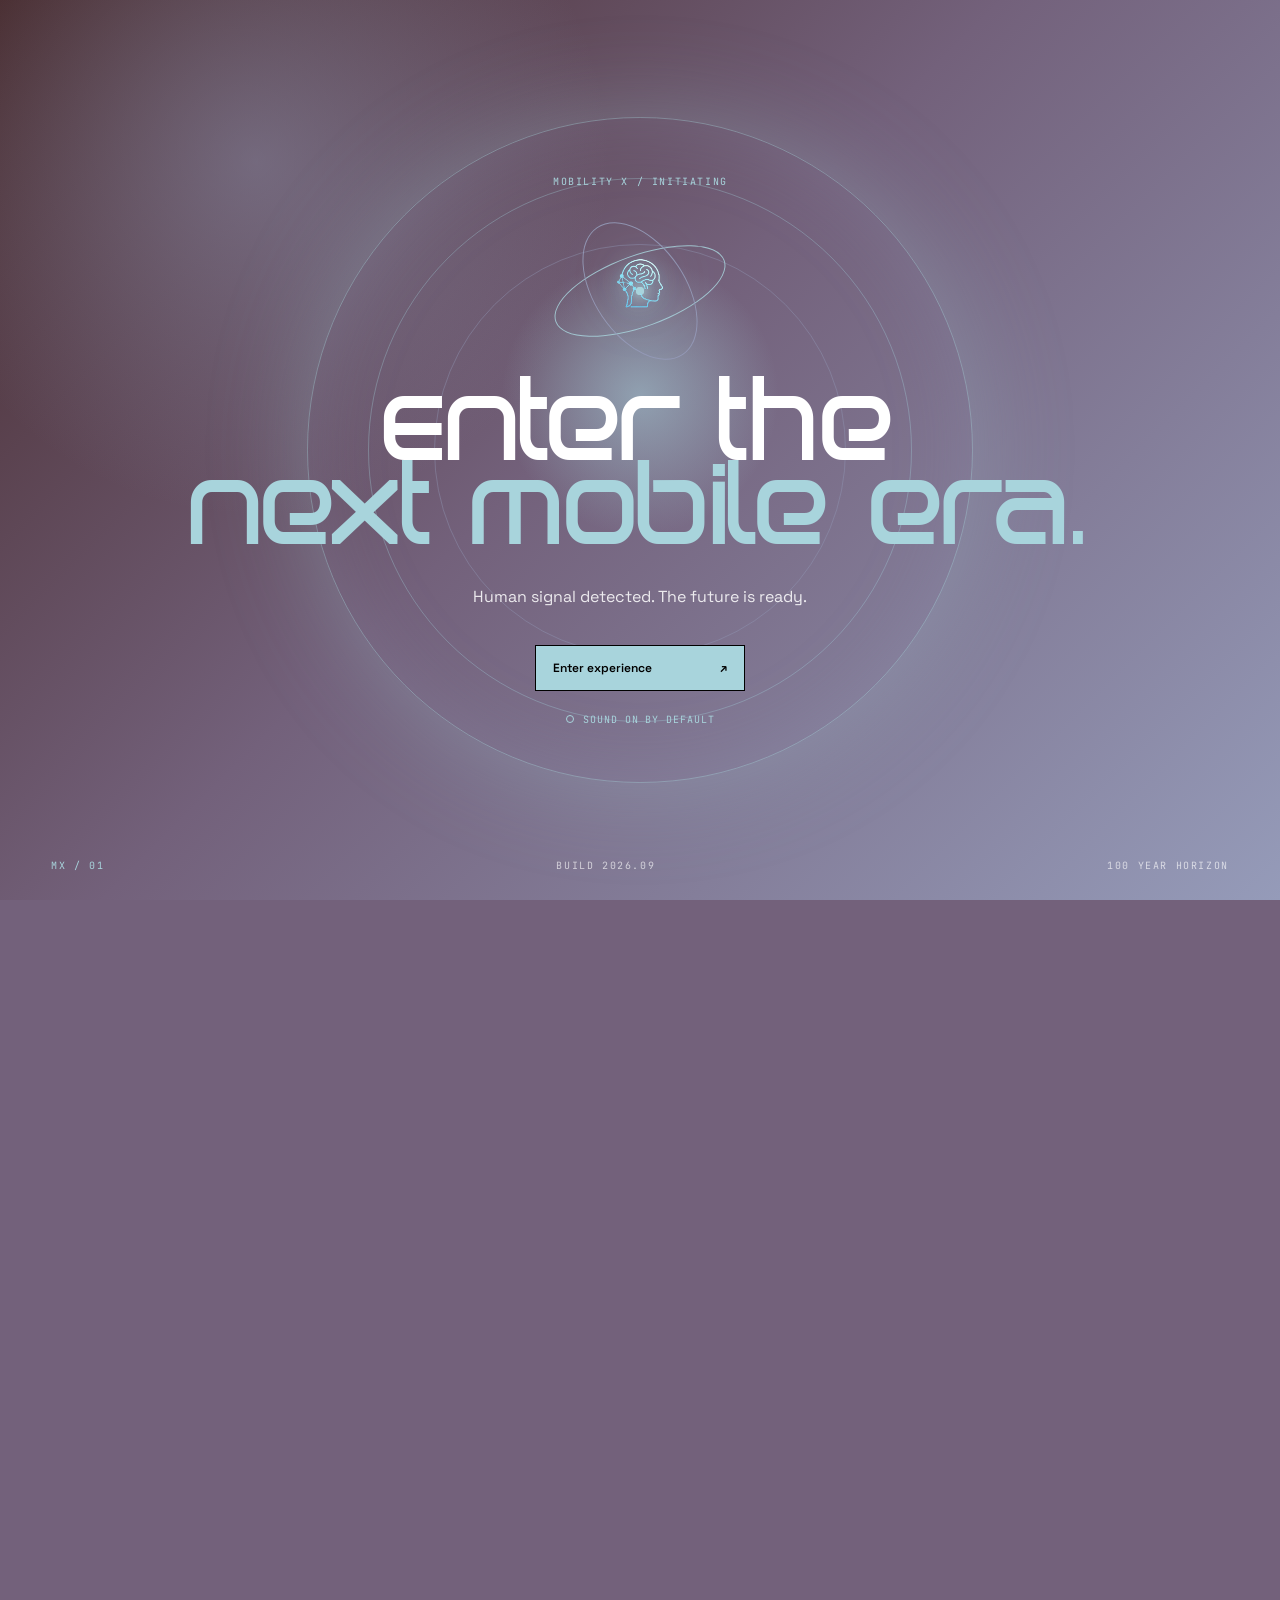
<file: index.html>
<!doctype html>
<html lang="en">
<head>
  <meta charset="UTF-8" />
  <meta name="viewport" content="width=device-width, initial-scale=1" />
  <meta name="theme-color" content="#73617B" />
  <meta name="description" content="Mobility X — the future of mobile phone technologies, from bio-integrated hardware to ambient intelligence." />
  <title>Mobility X — The Next Mobile Era</title>
  <link rel="preconnect" href="https://fonts.googleapis.com" />
  <link rel="preconnect" href="https://fonts.gstatic.com" crossorigin />
  <link href="https://fonts.googleapis.com/css2?family=JetBrains+Mono:wght@400;500;600&family=Space+Grotesk:wght@400;500;600;700&display=swap" rel="stylesheet" />
  <link rel="stylesheet" href="styles.css" />
</head>
<body class="intro-active">
  <section id="intro-screen" class="intro-screen" aria-label="Mobility X introduction"><div class="intro-aura"></div><div class="intro-content"><div class="intro-kicker">MOBILITY X / INITIATING</div><div class="intro-logo-wrap"><span class="intro-ring intro-ring-a"></span><span class="intro-ring intro-ring-b"></span><img class="intro-logo" src="assets/brand/mobilityx-logo.png" alt="Mobility X logo" /><span class="intro-spark intro-spark-a"></span><span class="intro-spark intro-spark-b"></span></div><h1>Enter the<br /><em>next mobile era.</em></h1><p>Human signal detected. The future is ready.</p><button id="enter-site" class="button button-primary intro-enter" type="button">Enter experience <span>↗</span></button><span class="intro-sound-note"><span class="music-dot"></span> Sound on by default</span></div><div class="intro-meta"><span>MX / 01</span><span>BUILD 2026.09</span><span>100 YEAR HORIZON</span></div></section>
  <canvas id="ambient-canvas" aria-hidden="true"></canvas><div class="noise" aria-hidden="true"></div><div class="scroll-progress" aria-hidden="true"><span></span></div>
  <header class="site-header">
    <a class="brand" href="#top" aria-label="Mobility X home"><span class="logo-energy" aria-hidden="true"><span class="logo-ring logo-ring-a"></span><span class="logo-ring logo-ring-b"></span><img class="brand-logo" src="assets/brand/mobilityx-logo.png" alt="Mobility X logo" /></span><span class="brand-name">mobilityX</span></a>
    <nav class="nav" aria-label="Primary navigation"><a href="#vision">Vision</a><a href="#systems">Systems</a><a href="#gallery">Gallery</a><a href="#motion">Motion lab</a><a href="#site-map">Map</a><a href="#reviews">Reviews</a><a href="#contact">Contact</a></nav>
    <div class="header-actions"><button class="music-toggle" type="button" aria-pressed="true"><span class="music-dot"></span><span class="music-label">Sound on</span></button><button id="open-documentation" class="button button-ghost button-small" type="button">Archive <span>↗</span></button></div>
    <button class="menu-toggle" type="button" aria-label="Open navigation" aria-expanded="false"><span></span><span></span></button>
  </header>

  <main id="top">
    <section class="hero section-pad"><div class="hero-glow hero-glow-a"></div><div class="hero-glow hero-glow-b"></div><div class="eyebrow-row"><span>MX / 01</span><span>Mobile technology, reimagined</span><span>Build 2026.09</span></div><div class="hero-grid"><div class="hero-copy reveal"><div class="status-pill"><span class="status-dot"></span>System status: evolving</div><h1>The next<br /><span>mobile era</span><br />starts now.</h1><p>From adaptive displays to ambient intelligence, Mobility X is building the interface between human potential and the machine world.</p><div class="hero-actions"><a class="button button-primary" href="#systems">Explore the system <span>↓</span></a><a class="text-link" href="#motion">Watch the demos <span>↗</span></a></div><div class="hero-specs"><span><b>100 yr</b> horizon</span><span><b>12</b> gallery studies</span><span><b>01</b> human signal</span></div></div><div class="hero-device reveal reveal-delay"><div class="device-orbit orbit-a"></div><div class="device-orbit orbit-b"></div><div class="device-grid"></div><div class="device-card"><img src="assets/images/future-mobile-1.webp" alt="Future mobile hardware concept from the Mobility X archive" /><div class="device-card-top"><span>MX / DEVICE_01</span><span>v.2126</span></div><div class="device-card-bottom"><span>Ambient interface study</span><span class="signal-bars"><i></i><i></i><i></i><i></i></span></div></div><div class="device-caption">Future mobile<br />interface study</div></div></div><div class="scroll-cue"><span></span>Scroll to initiate</div></section>

    <section id="vision" class="section-pad vision"><div class="section-top reveal"><span class="section-number">01</span><span class="section-label">The point of view</span><span class="section-line"></span></div><div class="vision-grid"><div><p class="kicker">Technology should feel like an extension of self.</p><h2>Less screen.<br /><em>More signal.</em></h2></div><div class="vision-copy"><p class="lead">The future of connection is you.</p><p>We are moving beyond the fragile glass slab toward mobile systems that protect attention, understand the body, and make complex intelligence feel natural.</p><a class="text-link" href="#systems">Map the architecture <span>→</span></a></div></div><div class="signal-strip"><span>01 / Human-first</span><span>02 / Local intelligence</span><span>03 / Bio-integrated</span><span>04 / Quietly powerful</span></div></section>

    <section id="gallery" class="gallery section-pad"><div class="section-top reveal"><span class="section-number">03</span><span class="section-label">Image archive / Drive library</span><span class="section-line"></span></div><div class="gallery-heading"><h2>Visualize<br /><em>the possible.</em></h2><p>Concept frames from the Images folder in the Mobility X Drive archive, assembled as a browsable visual index.</p></div><div class="gallery-grid"><figure class="gallery-item gallery-item-wide reveal"><img src="assets/images/ai-detect.webp" alt="AI detect concept" loading="lazy" /><figcaption><span>01 / Perception</span><strong>AI detect</strong></figcaption></figure><figure class="gallery-item reveal"><img src="assets/images/future-mobile-2.webp" alt="Future mobile concept two" loading="lazy" /><figcaption><span>02 / Form</span><strong>Future mobile 02</strong></figcaption></figure><figure class="gallery-item reveal"><img src="assets/images/user-replace.webp" alt="User replace concept" loading="lazy" /><figcaption><span>03 / Renewal</span><strong>User replace</strong></figcaption></figure><figure class="gallery-item reveal"><img src="assets/images/body-charge.webp" alt="Body charge concept" loading="lazy" /><figcaption><span>04 / Energy</span><strong>Body charge</strong></figcaption></figure><figure class="gallery-item reveal"><img src="assets/images/gaze-control.webp" alt="Gaze control concept" loading="lazy" /><figcaption><span>05 / Access</span><strong>Gaze control</strong></figcaption></figure><figure class="gallery-item gallery-item-wide reveal"><img src="assets/images/hear-by-touch.webp" alt="Hear by touch concept" loading="lazy" /><figcaption><span>06 / Sense</span><strong>Hear by touch</strong></figcaption></figure><figure class="gallery-item reveal"><img src="assets/images/brail-screen.webp" alt="Braille screen concept" loading="lazy" /><figcaption><span>07 / Haptic</span><strong>Braille screen</strong></figcaption></figure><figure class="gallery-item reveal"><img src="assets/images/rf-harvest.webp" alt="RF harvest concept" loading="lazy" /><figcaption><span>08 / Ambient power</span><strong>RF harvest</strong></figcaption></figure><figure class="gallery-item gallery-item-wide reveal"><img src="assets/images/anti-flicker.webp" alt="Anti flicker concept" loading="lazy" /><figcaption><span>09 / Comfort</span><strong>Anti flicker</strong></figcaption></figure><figure class="gallery-item reveal"><img src="assets/images/logo-address.webp" alt="Mobility X logo address artwork" loading="lazy" /><figcaption><span>10 / Identity</span><strong>Logo address</strong></figcaption></figure><figure class="gallery-item reveal"><img src="assets/images/future-mobile-1.webp" alt="Future mobile concept one" loading="lazy" /><figcaption><span>12 / Interface</span><strong>Future mobile 01</strong></figcaption></figure></div></section>

    <section id="systems" class="systems section-pad"><div class="section-top reveal"><span class="section-number">02</span><span class="section-label">The connection layer</span><span class="section-line"></span></div><div class="systems-heading"><div><p class="kicker">A new operating philosophy</p><h2>Mind over<br /><span>network.</span></h2></div><p class="systems-intro-copy">A living stack of hardware and software ideas designed to give people more agency over the objects, spaces, and futures they inhabit.</p></div><div class="system-grid"><article class="system-card reveal"><div class="card-index">01 / PROTECT</div><div class="card-icon">◌</div><h3>Biological<br />integrity</h3><p>Zero-flicker displays, circadian-aware light, posture sensing, and safer radio architecture for the body behind the screen.</p><span class="card-arrow">↗</span></article><article class="system-card system-card-accent reveal"><div class="card-index">02 / TRANSLATE</div><div class="card-icon">⌁</div><h3>Natural<br />interfaces</h3><p>From gaze to touch, sound, and intent — the phone learns to meet humans where they are.</p><span class="card-arrow">↗</span></article><article class="system-card reveal"><div class="card-index">03 / EMPOWER</div><div class="card-icon">✦</div><h3>Human<br />sovereignty</h3><p>Local intelligence, modular longevity, and an anti-addiction OS that returns control to the individual.</p><span class="card-arrow">↗</span></article></div></section>

    <section id="motion" class="motion section-pad"><div class="section-top reveal"><span class="section-number">04</span><span class="section-label">Motion lab / Google Drive archive</span><span class="section-line"></span></div><div class="motion-heading"><h2>See the<br /><em>signal move.</em></h2><p>Real concept studies from the Mobility X archive, embedded directly from Google Drive.</p></div><div class="video-grid"><article class="video-card video-card-feature reveal"><div class="video-shell"><span class="media-badge">LIVE STUDY / 01</span><iframe title="AI detect Mobility X concept video" src="https://drive.google.com/file/d/1wpDX205xplJtos6Dk4IjsuN7kOolRTTO/preview" allow="autoplay; fullscreen" loading="lazy"></iframe></div><div class="video-meta"><span>AI detect</span><span>Adaptive perception</span></div></article><article class="video-card reveal"><div class="video-shell"><span class="media-badge">LIVE STUDY / 02</span><iframe title="Bio phone Mobility X concept video" src="https://drive.google.com/file/d/1js10cg7aBPhC6QjTSeqttTSh0tkiyKZb/preview" allow="autoplay; fullscreen" loading="lazy"></iframe></div><div class="video-meta"><span>Bio phone</span><span>Body / device</span></div></article><article class="video-card reveal"><div class="video-shell"><span class="media-badge">LIVE STUDY / 03</span><iframe title="Braille screen Mobility X concept video" src="https://drive.google.com/file/d/1osQBV4drAfUjNqRk3bZPeTHy1RnGtW6x/preview" allow="autoplay; fullscreen" loading="lazy"></iframe></div><div class="video-meta"><span>Braille</span><span>Haptic access</span></div></article><article class="video-card reveal"><div class="video-shell"><span class="media-badge">LIVE STUDY / 04</span><iframe title="Glance control Mobility X concept video" src="https://drive.google.com/file/d/11xFReKBQQCBEz0PH89wDoqg-bHmZRllV/preview" allow="autoplay; fullscreen" loading="lazy"></iframe></div><div class="video-meta"><span>Glance control</span><span>Intent / input</span></div></article><article class="video-card reveal"><div class="video-shell"><span class="media-badge">LIVE STUDY / 05</span><iframe title="Hear by wave Mobility X concept video" src="https://drive.google.com/file/d/1Dw94Z8TtsuWxP5lWe8h14p-aDy_FY175/preview" allow="autoplay; fullscreen" loading="lazy"></iframe></div><div class="video-meta"><span>Hear by wave</span><span>Sound / touch</span></div></article></div></section>

    <section id="game" class="game-section section-pad"><div class="game-terminal reveal"><div class="terminal-scanlines"></div><div class="game-copy"><div class="status-pill status-pill-cyan"><span class="status-dot"></span>Offline mode detected</div><p class="kicker">A new kind of downtime</p><h2>Still playing with Dinosaurs when you're offline?</h2><p class="game-subcopy">How about trying the new <strong>Space Guardian!</strong></p><p class="game-description">A tiny arcade experiment designed for the moments your signal disappears. No account. No network. Just reflexes.</p><a id="open-game" class="button game-button" href="https://ghphonerepair2017-dev.github.io/offline-game/" target="_blank" rel="noreferrer"><span class="game-button-icon">✦</span>Play Space Guardian<span class="button-arrow">↗</span></a></div><div class="game-preview"><div class="starfield"><span></span><span></span><span></span><span></span><span></span><span></span></div><div class="planet planet-a"></div><div class="planet planet-b"></div><div class="guardian-ship">▲</div><div class="game-hud"><span>SECTOR 07</span><span>OFFLINE / READY</span></div><div class="game-score">0000</div></div></div></section>

    <section id="future" class="future section-pad"><div class="section-top reveal"><span class="section-number">05</span><span class="section-label">The 100-year horizon</span><span class="section-line"></span></div><div class="future-heading"><h2>From handheld<br />to <em>ambient.</em></h2><p>By 2126, carrying a device may be a relic. The interface becomes adaptive, bio-integrated, and present only when it is needed.</p></div><div class="evolution"><div class="evolution-head"><span>Axis</span><span>2026 / hardware era</span><span>2126 / biological era</span></div><div class="evolution-row"><strong>Form</strong><span>Rigid glass + metal slab</span><span>Subdermal threads, flexible e-skin, ambient mesh</span></div><div class="evolution-row"><strong>Input</strong><span>Touch, voice, gesture</span><span>Intent, perception, direct neural link</span></div><div class="evolution-row"><strong>Power</strong><span>Daily lithium-ion charging</span><span>Kinetic, body heat, ambient RF</span></div><div class="evolution-row"><strong>Communication</strong><span>Asynchronous text + voice</span><span>Perception, emotion, synthetic telepathy</span></div></div></section>

    <section id="site-map" class="site-map section-pad"><div class="section-top reveal"><span class="section-number">06</span><span class="section-label">Website map / navigation architecture</span><span class="section-line"></span></div><div class="map-heading"><h2>Find your<br /><em>way through.</em></h2><p>A simple map of the Mobility X experience — from the thesis to the archive, experiments, game, and future horizon.</p></div><div class="map-grid"><a href="#top" class="map-node map-node-home"><span>00 / START</span><strong>Mobility X</strong><small>The next mobile era</small></a><a href="#vision" class="map-node"><span>01 / THESIS</span><strong>Vision</strong><small>Less screen / more signal</small></a><a href="#systems" class="map-node"><span>02 / STACK</span><strong>Systems</strong><small>Protect / translate / empower</small></a><a href="#gallery" class="map-node"><span>03 / ARCHIVE</span><strong>Image gallery</strong><small>12 concept studies</small></a><a href="#motion" class="map-node"><span>04 / MOTION</span><strong>Motion lab</strong><small>5 Drive video studies</small></a><a href="#game" class="map-node"><span>05 / PLAY</span><strong>Space Guardian</strong><small>Offline arcade mission</small></a><a href="#future" class="map-node"><span>06 / HORIZON</span><strong>Future map</strong><small>2026 → 2126</small></a><button id="open-documentation-map" class="map-node map-node-doc" type="button"><span>07 / SOURCE</span><strong>Documentation</strong><small>Browse the Drive document</small></button></div></section>



    <section id="reviews" class="reviews section-pad"><div class="section-top reveal"><span class="section-number">07</span><span class="section-label">Visitor signal / reviews</span><span class="section-line"></span></div><div class="reviews-heading"><div><p class="kicker">A living conversation</p><h2>What the<br /><em>signal says.</em></h2></div><div class="reviews-summary"><div class="rating-orbit"><strong>4.9</strong><span>★★★★★</span></div><p>Ideas, reactions, and future-facing notes from the people exploring Mobility X.</p></div></div><div class="review-grid" id="review-list"><article class="review-card reveal"><div class="review-stars">★★★★★</div><p>“A beautiful way to make the future of mobile feel tangible, human, and alive.”</p><footer><strong>Amelia R.</strong><span>Future systems</span></footer></article><article class="review-card review-card-highlight reveal"><div class="review-stars">★★★★★</div><p>“The Space Guardian moment is such a smart offline touch. It makes the whole concept memorable.”</p><footer><strong>Daniel K.</strong><span>Independent maker</span></footer></article><article class="review-card reveal"><div class="review-stars">★★★★☆</div><p>“The gallery and motion lab make the ideas easy to explore without losing the sense of wonder.”</p><footer><strong>Sara M.</strong><span>Design researcher</span></footer></article></div><div class="comment-panel reveal"><div><p class="kicker">Leave your signal</p><h3>Share a thought<br /><em>with the network.</em></h3><p class="comment-note">Your comment is saved in this browser for this static site experience.</p></div><form id="comment-form" class="comment-form"><label for="comment-name">Name</label><input id="comment-name" name="name" type="text" autocomplete="name" placeholder="Your name" required /><label for="comment-rating">Rating</label><select id="comment-rating" name="rating" required><option value="5">★★★★★ / 5</option><option value="4">★★★★☆ / 4</option><option value="3">★★★☆☆ / 3</option><option value="2">★★☆☆☆ / 2</option><option value="1">★☆☆☆☆ / 1</option></select><label for="comment-text">Comment</label><textarea id="comment-text" name="comment" rows="4" placeholder="What signal do you see in the future?" required></textarea><button class="button button-primary" type="submit">Publish your signal <span>↗</span></button><p class="comment-status" id="comment-status" role="status" aria-live="polite"></p></form></div></section>
    <section id="contact" class="contact section-pad"><div class="contact-card reveal"><div><div class="section-top"><span class="section-number">08</span><span class="section-label">Contact / human signal</span><span class="section-line"></span></div><p class="kicker">Have an idea for what comes next?</p><h2>Send a<br /><em>signal.</em></h2></div><div class="contact-copy"><p>We welcome suggestions, questions, and thoughtful ideas about the future of mobile technology.</p><a class="button button-primary contact-button" href="mailto:ghphonerepair2017@gmail.com?subject=Mobility%20X%20suggestion&body=Hello%20Mobility%20X%20team%2C%0A%0AMy%20suggestion%20is%3A%0A">Send your suggestion <span>↗</span></a><a class="contact-email" href="mailto:ghphonerepair2017@gmail.com">ghphonerepair2017@gmail.com</a></div></div></section>
    <section class="cta section-pad"><div class="cta-inner"><div><p class="kicker">The next nexus is already moving.</p><h2>Build what comes<br /><em>after the phone.</em></h2></div><button id="open-documentation-cta" class="button button-primary" type="button">Browse documentation <span>↗</span></button></div></section>
  </main>

  <footer class="site-footer"><div><span class="logo-energy logo-energy-footer" aria-hidden="true"><span class="logo-ring logo-ring-a"></span><span class="logo-ring logo-ring-b"></span><img class="footer-logo" src="assets/brand/mobilityx-logo.png" alt="Mobility X" /></span><span class="footer-name">mobilityX</span></div><span>© 2026 / Mind over Network</span><a href="#top">Back to top ↑</a></footer>
  <dialog id="documentation-modal" class="documentation-modal"><div class="documentation-dialog"><div class="documentation-header"><div><span class="kicker">MX / SOURCE DOCUMENT</span><h2>DOCUMENTATION</h2></div><button id="close-documentation" class="close-documentation" type="button" aria-label="Close documentation">×</button></div><div class="documentation-frame"><iframe title="Mobility X Documentation" src="https://drive.google.com/file/d/1Al2SzHcyZowE5D4iiclSEuvzZu2BpwIU/preview" allow="autoplay"></iframe></div><div class="documentation-footer"><span>Drive PDF / embedded reader</span></div></div></dialog>
  <audio id="site-audio" autoplay loop preload="auto"><source src="assets/website-music.mp3" type="audio/mpeg" /></audio><script src="script.js"></script>
</body>
</html>
</file>
<file: styles.css>
:root{--bg:#0b0f17;--bg-2:#101722;--panel:#111a27;--panel-light:#172334;--ink:#f2f7ff;--muted:#8b9aaf;--muted-2:#526176;--line:rgba(199,222,255,.14);--line-bright:rgba(199,222,255,.3);--cyan:#61f6e3;--blue:#6d8cff;--violet:#a87bff;--pink:#ff70ba;--orange:#ff9d6c;--max:1360px;--ease:cubic-bezier(.2,.8,.2,1);font-synthesis:none}*{box-sizing:border-box}html{scroll-behavior:smooth;background:var(--bg)}body{margin:0;background:var(--bg);color:var(--ink);font-family:'Space Grotesk',Arial,sans-serif;overflow-x:hidden}a{color:inherit}button{font:inherit}#ambient-canvas{position:fixed;z-index:0;inset:0;width:100%;height:100%;pointer-events:none;opacity:.55}.noise{position:fixed;z-index:25;inset:0;pointer-events:none;opacity:.025;background-image:url("data:image/svg+xml,%3Csvg viewBox='0 0 180 180' xmlns='http://www.w3.org/2000/svg'%3E%3Cfilter id='n'%3E%3CfeTurbulence type='fractalNoise' baseFrequency='.9' numOctaves='3' stitchTiles='stitch'/%3E%3C/filter%3E%3Crect width='100%25' height='100%25' filter='url(%23n)' opacity='.8'/%3E%3C/svg%3E")}.scroll-progress{position:fixed;z-index:30;left:0;top:0;width:3px;height:100vh;background:transparent}.scroll-progress span{display:block;width:100%;height:0;background:var(--cyan);box-shadow:0 0 18px var(--cyan)}.site-header{position:fixed;z-index:20;top:0;left:0;width:100%;height:78px;display:flex;align-items:center;justify-content:space-between;padding:0 4vw;background:rgba(11,15,23,.74);border-bottom:1px solid var(--line);backdrop-filter:blur(18px)}.brand,.site-footer>div{display:inline-flex;align-items:center;gap:10px;text-decoration:none}.brand-mark{font-family:'JetBrains Mono',monospace;font-size:18px;font-weight:600;letter-spacing:-.16em;color:var(--cyan)}.brand-mark span{color:var(--ink);font-size:14px;margin-left:5px}.brand-name,.footer-name{font-size:14px;font-weight:600;letter-spacing:-.04em}.nav{display:flex;gap:35px;margin-left:8vw}.nav a,.site-footer,.eyebrow-row,.section-top,.kicker,.status-pill,.hero-specs,.card-index,.media-badge,.video-meta,.evolution,.game-hud,.game-controls,.game-dialog-top{font-family:'JetBrains Mono',monospace;text-transform:uppercase;letter-spacing:.08em;font-size:10px}.nav a{color:var(--muted);text-decoration:none;transition:color .2s}.nav a:hover{color:var(--cyan)}.header-actions{display:flex;align-items:center;gap:18px}.music-toggle{display:flex;align-items:center;gap:8px;border:0;background:none;color:var(--muted);cursor:pointer;padding:10px 0;font:10px 'JetBrains Mono',monospace;text-transform:uppercase;letter-spacing:.08em}.music-dot,.status-dot{display:inline-block;width:8px;height:8px;border-radius:50%;border:1px solid currentColor}.music-toggle.is-playing{color:var(--cyan)}.music-toggle.is-playing .music-dot{background:var(--cyan);box-shadow:0 0 0 5px rgba(97,246,227,.12)}.button{position:relative;display:inline-flex;align-items:center;justify-content:space-between;gap:25px;padding:14px 17px;border:1px solid transparent;text-decoration:none;font-weight:600;font-size:12px;cursor:pointer;transition:transform .2s var(--ease),background .2s,border .2s,box-shadow .2s}.button:hover{transform:translateY(-3px)}.button:active{transform:scale(.97)}.button-primary{background:var(--cyan);color:#07131b;box-shadow:0 0 0 rgba(97,246,227,0)}.button-primary:hover{box-shadow:0 0 30px rgba(97,246,227,.35)}.button-ghost{color:var(--ink);border-color:var(--line-bright);background:rgba(255,255,255,.03)}.button-ghost:hover{border-color:var(--cyan);color:var(--cyan);box-shadow:0 0 22px rgba(97,246,227,.15)}.button-small{padding:10px 13px;font:10px 'JetBrains Mono',monospace;text-transform:uppercase}.menu-toggle{display:none;background:none;border:0;padding:7px}.menu-toggle span{display:block;width:23px;margin:5px;border-top:1px solid var(--ink)}main{position:relative;z-index:1}.section-pad{padding:135px max(6vw,24px)}.hero{position:relative;min-height:100vh;padding-top:150px;overflow:hidden;background:radial-gradient(circle at 72% 46%,rgba(57,96,177,.17),transparent 34%),linear-gradient(130deg,#0b0f17 0%,#0c1420 52%,#101426 100%)}.hero-glow{position:absolute;border-radius:50%;pointer-events:none;filter:blur(1px)}.hero-glow-a{top:14%;right:8%;width:400px;height:400px;background:radial-gradient(circle,rgba(97,246,227,.14),transparent 70%);animation:float 8s ease-in-out infinite}.hero-glow-b{bottom:-12%;left:12%;width:420px;height:420px;background:radial-gradient(circle,rgba(168,123,255,.13),transparent 70%);animation:float 10s ease-in-out infinite reverse}.eyebrow-row{position:relative;z-index:1;display:flex;justify-content:space-between;gap:20px;max-width:var(--max);margin:auto;padding-bottom:22px;color:var(--muted);border-bottom:1px solid var(--line)}.hero-grid{position:relative;z-index:1;display:grid;grid-template-columns:1fr 1fr;gap:6vw;max-width:var(--max);margin:auto}.hero-copy{padding:12vh 0 8vh;max-width:650px}.status-pill{display:inline-flex;align-items:center;gap:9px;padding:8px 11px;border:1px solid var(--line-bright);border-radius:999px;color:var(--muted);margin-bottom:28px}.status-dot{color:var(--cyan);background:var(--cyan);box-shadow:0 0 12px var(--cyan)}h1,h2,h3,p{margin-top:0}h1,h2,h3{font-weight:600;letter-spacing:-.07em}h1{font-size:clamp(62px,8.3vw,128px);line-height:.86;margin-bottom:32px}h1 span,h2 em{color:var(--cyan);font-style:normal}h1 span{background:linear-gradient(100deg,var(--cyan),var(--blue));-webkit-background-clip:text;background-clip:text;color:transparent}.hero-copy>p:not(.kicker){max-width:490px;color:#aab8c9;line-height:1.75;font-size:16px}.hero-actions{display:flex;align-items:center;gap:26px;margin-top:36px}.text-link{display:inline-flex;gap:12px;align-items:center;text-decoration:none;border-bottom:1px solid var(--line-bright);padding-bottom:7px;color:var(--muted);font-size:12px;transition:color .2s,border .2s}.text-link:hover{color:var(--cyan);border-color:var(--cyan)}.hero-specs{display:flex;gap:28px;margin-top:60px;color:var(--muted-2)}.hero-specs b{display:block;color:var(--ink);font:500 16px 'Space Grotesk',sans-serif;letter-spacing:-.04em;margin-bottom:7px}.hero-device{position:relative;min-height:650px;display:grid;place-items:center}.device-orbit{position:absolute;border:1px solid rgba(97,246,227,.25);border-radius:50%;transform:rotate(-28deg)}.orbit-a{width:112%;height:47%}.orbit-b{width:86%;height:76%;border-color:rgba(168,123,255,.26);transform:rotate(50deg)}.device-grid{position:absolute;width:100%;height:100%;background-image:linear-gradient(rgba(97,246,227,.05) 1px,transparent 1px),linear-gradient(90deg,rgba(97,246,227,.05) 1px,transparent 1px);background-size:38px 38px;mask-image:radial-gradient(circle,black,transparent 68%);transform:rotate(-8deg)}.device-card{position:relative;z-index:2;width:min(84%,590px);height:430px;padding:16px;border:1px solid rgba(97,246,227,.5);border-radius:18px;background:rgba(22,33,49,.54);box-shadow:0 0 0 1px rgba(255,255,255,.04) inset,0 24px 80px rgba(0,0,0,.4),0 0 45px rgba(97,246,227,.12);backdrop-filter:blur(12px);transform:rotate(5deg);transition:transform .7s var(--ease)}.hero-device:hover .device-card{transform:rotate(1deg) translateY(-8px)}.device-card img{display:block;width:100%;height:100%;object-fit:cover;border-radius:9px;opacity:.72;filter:saturate(.6) contrast(1.1)}.device-card:after{position:absolute;inset:16px;content:'';border:1px solid rgba(97,246,227,.18);border-radius:9px;pointer-events:none}.device-card-top,.device-card-bottom{position:absolute;left:32px;right:32px;z-index:3;display:flex;justify-content:space-between;font:9px 'JetBrains Mono',monospace;text-transform:uppercase;color:#c6d7e8}.device-card-top{top:32px}.device-card-bottom{bottom:32px}.signal-bars{display:flex;gap:3px;align-items:end}.signal-bars i{width:3px;background:var(--cyan);display:block}.signal-bars i:nth-child(1){height:6px}.signal-bars i:nth-child(2){height:10px}.signal-bars i:nth-child(3){height:14px}.signal-bars i:nth-child(4){height:18px}.device-caption{position:absolute;right:4%;bottom:9%;z-index:3;color:var(--muted);font:10px/1.6 'JetBrains Mono',monospace;text-transform:uppercase}.scroll-cue{position:absolute;bottom:35px;left:max(6vw,24px);display:flex;align-items:center;gap:10px;font:10px 'JetBrains Mono',monospace;text-transform:uppercase;color:var(--muted)}.scroll-cue span{height:33px;border-left:1px solid var(--cyan)}.section-top{display:flex;align-items:center;gap:16px;color:var(--muted)}.section-number{color:var(--cyan)}.section-label{white-space:nowrap}.section-line{height:1px;flex:1;background:var(--line)}.vision{max-width:var(--max);margin:auto}.vision-grid,.systems-heading,.motion-heading,.future-heading{display:grid;grid-template-columns:1.2fr .8fr;gap:10vw;padding-top:95px}.kicker{color:var(--cyan);margin-bottom:25px}.vision h2,.systems h2,.motion h2,.future h2,.cta h2{font-size:clamp(55px,7.7vw,112px);line-height:.9;margin:0}.vision h2 em{color:var(--violet)}.vision-copy{max-width:390px;padding-top:24px}.lead{font-size:26px;letter-spacing:-.05em;line-height:1.2}.vision-copy p:not(.lead){color:var(--muted);line-height:1.75;margin:34px 0}.signal-strip{display:flex;justify-content:space-between;gap:20px;margin-top:115px;padding:18px 0;border-top:1px solid var(--line);border-bottom:1px solid var(--line);font:10px 'JetBrains Mono',monospace;text-transform:uppercase;color:var(--muted)}.systems{background:linear-gradient(145deg,#0e1622,#111a27);border-top:1px solid var(--line);border-bottom:1px solid var(--line)}.systems h2 span{color:transparent;-webkit-text-stroke:1px var(--cyan)}.systems-intro-copy,.motion-heading p,.future-heading p{align-self:end;max-width:390px;color:var(--muted);line-height:1.75}.system-grid{display:grid;grid-template-columns:repeat(3,1fr);gap:18px;margin-top:90px}.system-card{position:relative;min-height:360px;padding:26px;border:1px solid var(--line);border-radius:12px;background:linear-gradient(145deg,rgba(255,255,255,.04),rgba(255,255,255,.01));overflow:hidden;transition:transform .35s var(--ease),border .35s,box-shadow .35s}.system-card:before{position:absolute;content:'';inset:0;background:radial-gradient(circle at 90% 10%,rgba(97,246,227,.12),transparent 36%);opacity:0;transition:opacity .3s}.system-card:hover{transform:translateY(-8px);border-color:rgba(97,246,227,.55);box-shadow:0 15px 50px rgba(0,0,0,.25),0 0 28px rgba(97,246,227,.08)}.system-card:hover:before{opacity:1}.system-card-accent{border-color:rgba(168,123,255,.35);background:linear-gradient(145deg,rgba(168,123,255,.12),rgba(255,255,255,.02))}.card-index{position:relative;color:var(--muted)}.card-icon{position:relative;margin:42px 0 23px;font-size:36px;color:var(--cyan)}.system-card h3{position:relative;font-size:41px;line-height:.94;margin-bottom:22px}.system-card p{position:relative;max-width:300px;color:var(--muted);line-height:1.65;font-size:14px}.card-arrow{position:absolute;right:27px;bottom:25px;color:var(--cyan);font-size:22px}.motion{max-width:var(--max);margin:auto}.motion h2 em{color:var(--pink)}.motion-heading p{color:var(--muted)}.video-grid{display:grid;grid-template-columns:repeat(2,1fr);gap:28px;margin-top:75px}.video-card-feature{grid-column:span 2}.video-shell{position:relative;aspect-ratio:16/9;border:1px solid rgba(97,246,227,.32);border-radius:16px;padding:6px;background:linear-gradient(145deg,rgba(97,246,227,.11),rgba(168,123,255,.08));box-shadow:0 0 35px rgba(97,246,227,.08);overflow:hidden;transition:border .3s,box-shadow .3s,transform .3s}.video-shell:before{content:'';position:absolute;inset:0;z-index:0;background:linear-gradient(100deg,transparent 20%,rgba(255,255,255,.05) 50%,transparent 80%);transform:translateX(-100%);animation:shimmer 3.5s infinite}.video-shell:hover{transform:translateY(-5px);border-color:var(--cyan);box-shadow:0 0 45px rgba(97,246,227,.16)}.video-shell iframe{position:relative;z-index:1;width:100%;height:100%;border:0;border-radius:10px;background:#080c13}.media-badge{position:absolute;z-index:2;top:17px;left:18px;padding:7px 9px;background:rgba(11,15,23,.8);border:1px solid rgba(97,246,227,.35);color:var(--cyan);border-radius:5px;pointer-events:none}.video-meta{display:flex;justify-content:space-between;gap:20px;padding:17px 1px;color:var(--muted)}.video-meta span:first-child{color:var(--ink);font:600 18px 'Space Grotesk',sans-serif;letter-spacing:-.04em;text-transform:none}.game-section{background:radial-gradient(circle at 15% 40%,rgba(255,112,186,.14),transparent 28%),#0a101a;padding-top:70px;padding-bottom:160px}.game-terminal{position:relative;display:grid;grid-template-columns:1.05fr .95fr;max-width:var(--max);min-height:560px;margin:auto;border:1px solid rgba(255,112,186,.45);border-radius:18px;background:linear-gradient(110deg,rgba(22,28,45,.94),rgba(14,21,32,.9));box-shadow:0 0 70px rgba(255,112,186,.08);overflow:hidden}.terminal-scanlines{position:absolute;inset:0;pointer-events:none;opacity:.07;background:repeating-linear-gradient(0deg,transparent 0,transparent 3px,#fff 4px);mix-blend-mode:overlay}.game-copy{position:relative;z-index:2;padding:78px max(5vw,35px)}.status-pill-cyan{border-color:rgba(97,246,227,.35);color:var(--cyan)}.game-copy h2{max-width:600px;font-size:clamp(43px,5.5vw,78px);line-height:.94;margin:26px 0 15px;letter-spacing:-.07em}.game-subcopy{font-size:23px;margin-bottom:14px}.game-subcopy strong{color:var(--pink)}.game-description{max-width:390px;color:var(--muted);line-height:1.65;font-size:14px}.game-button{margin-top:28px;border-color:var(--pink);background:rgba(255,112,186,.1);color:var(--ink);box-shadow:0 0 0 rgba(255,112,186,0);animation:pulse 2.8s infinite}.game-button:hover{background:var(--pink);color:#160b16;box-shadow:0 0 35px rgba(255,112,186,.42)}.game-button-icon{color:var(--pink);font-size:18px}.button-arrow{font-size:18px}.game-preview{position:relative;min-height:100%;overflow:hidden;background:radial-gradient(circle at 50% 55%,rgba(109,140,255,.24),transparent 18%),linear-gradient(145deg,#14172c,#070a12)}.game-preview:after{content:'';position:absolute;inset:0;border-left:1px solid rgba(255,112,186,.22);background:linear-gradient(120deg,transparent 45%,rgba(255,255,255,.04) 50%,transparent 55%);pointer-events:none}.starfield span{position:absolute;width:2px;height:2px;background:#fff;box-shadow:0 0 6px #fff;animation:twinkle 2.5s infinite}.starfield span:nth-child(1){left:15%;top:20%}.starfield span:nth-child(2){left:76%;top:18%;animation-delay:.4s}.starfield span:nth-child(3){left:28%;top:73%;animation-delay:.8s}.starfield span:nth-child(4){left:85%;top:67%;animation-delay:1.1s}.starfield span:nth-child(5){left:53%;top:28%;animation-delay:1.5s}.starfield span:nth-child(6){left:63%;top:82%;animation-delay:1.9s}.planet{position:absolute;border-radius:50%;filter:blur(.2px)}.planet-a{width:250px;height:250px;right:-60px;top:-65px;background:radial-gradient(circle at 30% 30%,#ffd5ec,#a04f9e 45%,#21132d 70%);box-shadow:0 0 50px rgba(255,112,186,.24)}.planet-b{width:100px;height:100px;left:14%;bottom:12%;background:radial-gradient(circle at 35% 28%,#b6caff,#4357cb 55%,#151732);box-shadow:0 0 35px rgba(109,140,255,.3)}.guardian-ship{position:absolute;z-index:2;left:50%;top:53%;color:var(--cyan);font-size:78px;text-shadow:0 0 12px var(--cyan),0 0 35px var(--blue);transform:translate(-50%,-50%) rotate(90deg);animation:shipFloat 3s ease-in-out infinite}.game-hud{position:absolute;z-index:3;left:28px;right:28px;top:27px;display:flex;justify-content:space-between;color:var(--cyan)}.game-score{position:absolute;z-index:3;right:28px;bottom:25px;color:rgba(255,255,255,.24);font:24px 'JetBrains Mono',monospace;letter-spacing:.16em}.future{background:#0d141f;max-width:100%;border-top:1px solid var(--line)}.future h2 em{color:var(--blue)}.evolution{margin-top:90px;border-top:1px solid var(--line);color:var(--muted)}.evolution-head,.evolution-row{display:grid;grid-template-columns:1fr 1fr 1.5fr;gap:24px;padding:21px 0;border-bottom:1px solid var(--line)}.evolution-head{font-size:10px;color:var(--cyan)}.evolution-row strong{font-weight:400;color:var(--pink)}.evolution-row span{font-family:'Space Grotesk',sans-serif;text-transform:none;letter-spacing:0;font-size:14px;line-height:1.5;color:#b5c0d0}.cta{background:linear-gradient(120deg,#101c2b,#12142a);border-top:1px solid var(--line)}.cta-inner{max-width:var(--max);margin:auto;display:flex;justify-content:space-between;align-items:end;gap:40px}.cta h2 em{color:var(--pink)}.site-footer{position:relative;z-index:1;display:flex;justify-content:space-between;align-items:center;gap:25px;padding:25px max(6vw,24px);border-top:1px solid var(--line);color:var(--muted)}.site-footer a{text-decoration:none;color:var(--cyan)}.reveal{opacity:0;transform:translateY(24px);transition:opacity .75s var(--ease),transform .75s var(--ease)}.reveal.is-visible{opacity:1;transform:none}.reveal-delay{transition-delay:.15s}.game-modal{position:fixed;z-index:50;inset:0;display:grid;place-items:center;padding:24px;background:rgba(3,6,12,.78);backdrop-filter:blur(18px);opacity:0;visibility:hidden;transition:opacity .3s,visibility .3s}.game-modal.is-open{opacity:1;visibility:visible}.game-dialog{position:relative;width:min(860px,100%);max-height:calc(100vh - 48px);overflow:auto;padding:30px;border:1px solid rgba(97,246,227,.42);border-radius:16px;background:#0d1522;box-shadow:0 0 80px rgba(97,246,227,.13)}.close-game{position:absolute;right:20px;top:18px;border:0;background:none;color:var(--muted);font-size:28px;cursor:pointer}.game-dialog-top{display:flex;justify-content:space-between;color:var(--cyan);padding-right:35px}.game-dialog h2{font-size:clamp(38px,5vw,64px);line-height:.9;margin:28px 0 10px}.game-dialog>p{color:var(--muted);margin-bottom:25px}.game-board-wrap{position:relative;aspect-ratio:12/7;border:1px solid var(--line-bright);border-radius:10px;overflow:hidden;background:#070b14}.game-board-wrap canvas{display:block;width:100%;height:100%;cursor:crosshair}.game-overlay{position:absolute;inset:0;display:grid;place-items:center;align-content:center;gap:16px;background:rgba(7,11,20,.62);text-align:center}.game-overlay strong{font-size:22px}.game-overlay-icon{font-size:34px;color:var(--cyan);text-shadow:0 0 18px var(--cyan)}.game-controls{display:flex;justify-content:space-between;gap:15px;flex-wrap:wrap;margin-top:15px;color:var(--muted)}.game-controls b{color:var(--cyan);font-weight:500}@keyframes float{0%,100%{transform:translate3d(0,0,0)}50%{transform:translate3d(0,-18px,0)}}@keyframes shimmer{0%{transform:translateX(-100%)}45%,100%{transform:translateX(100%)}}@keyframes pulse{0%,100%{box-shadow:0 0 0 rgba(255,112,186,0)}50%{box-shadow:0 0 25px rgba(255,112,186,.22)}}@keyframes twinkle{0%,100%{opacity:.25}50%{opacity:1}}@keyframes shipFloat{0%,100%{transform:translate(-50%,-50%) rotate(90deg)}50%{transform:translate(-50%,-58%) rotate(90deg)}}@media(max-width:850px){.site-header{height:68px;padding:0 5vw}.nav,.header-actions .button{display:none}.header-actions{margin-left:auto;margin-right:15px}.menu-toggle{display:block}.nav.is-open{display:flex;position:absolute;left:0;right:0;top:68px;flex-direction:column;gap:20px;padding:25px 5vw;background:rgba(11,15,23,.96);border-bottom:1px solid var(--line)}.section-pad{padding:100px 5vw}.hero{padding-top:125px}.eyebrow-row{font-size:9px}.eyebrow-row span:nth-child(2){display:none}.hero-grid,.vision-grid,.systems-heading,.motion-heading,.future-heading,.game-terminal{grid-template-columns:1fr;gap:45px}.hero-copy{padding:7vh 0 0}.hero-device{min-height:420px}.device-card{height:315px;width:88%}.device-caption{bottom:3%;right:2%}.hero-specs{gap:16px;flex-wrap:wrap;margin-top:45px}.vision-grid,.systems-heading,.motion-heading,.future-heading{padding-top:65px}.signal-strip{flex-wrap:wrap;line-height:1.5;margin-top:75px}.system-grid{grid-template-columns:1fr;margin-top:60px}.system-card{min-height:300px}.video-grid{grid-template-columns:1fr;gap:28px;margin-top:55px}.video-card-feature{grid-column:auto}.game-section{padding-top:45px;padding-bottom:100px}.game-copy{padding:52px 26px}.game-preview{min-height:360px}.game-terminal{gap:0}.cta-inner{align-items:flex-start;flex-direction:column}.evolution{overflow-x:auto}.evolution-head,.evolution-row{min-width:700px;grid-template-columns:120px 220px 1fr}.site-footer{align-items:flex-start;flex-direction:column;font-size:9px}.game-dialog{padding:24px 17px}.game-controls{font-size:9px}}
@media(prefers-reduced-motion:reduce){*,*:before,*:after{scroll-behavior:auto!important;animation-duration:.01ms!important;animation-iteration-count:1!important;transition-duration:.01ms!important}.reveal{opacity:1;transform:none}}

/* Mobility X palette update: sampled from the supplied reference image. */
@font-face{font-family:'Corpta';src:url('assets/fonts/Corpta-Demo.otf') format('opentype');font-display:swap;font-weight:400;font-style:normal}
:root{--bg:#000000;--bg-2:#1a151b;--panel:#241c25;--panel-light:#73617b;--ink:#f5f1f4;--muted:#b0aec2;--muted-2:#73617b;--line:rgba(149,155,185,.24);--line-bright:rgba(168,212,220,.5);--cyan:#a8d4dc;--blue:#959bb9;--violet:#73617b;--pink:#46292b;--orange:#a8d4dc;--max:1360px;--display:'Corpta','Space Grotesk',sans-serif}
body{background:#000;color:var(--ink)}h1,h2,h3{font-family:var(--display);font-weight:400;letter-spacing:-.045em}.brand-logo{width:42px;height:30px;object-fit:contain;filter:drop-shadow(0 0 10px rgba(168,212,220,.25))}.brand-name{font-family:var(--display);font-size:17px;letter-spacing:.01em}.brand-mark{color:var(--cyan)}.site-header{background:rgba(0,0,0,.82);border-color:rgba(149,155,185,.22)}.nav a:hover,.site-footer a,.kicker,.section-number,.status-dot,.music-toggle.is-playing,.media-badge,.game-hud{color:var(--cyan)}.button-primary{background:var(--cyan);color:#000;box-shadow:0 0 0 rgba(168,212,220,0)}.button-primary:hover{box-shadow:0 0 30px rgba(168,212,220,.4)}.button-ghost:hover{border-color:var(--cyan);color:var(--cyan);box-shadow:0 0 22px rgba(168,212,220,.14)}.hero{background:radial-gradient(circle at 72% 46%,rgba(149,155,185,.18),transparent 34%),linear-gradient(130deg,#000 0%,#17141b 54%,#241c25 100%)}.hero-glow-a{background:radial-gradient(circle,rgba(168,212,220,.18),transparent 70%)}.hero-glow-b{background:radial-gradient(circle,rgba(115,97,123,.2),transparent 70%)}.hero-copy>p:not(.kicker),.vision-copy p:not(.lead),.systems-intro-copy,.motion-heading p,.future-heading p{color:#c0bdc8}.hero-device .device-orbit{border-color:rgba(168,212,220,.35)}.hero-device .orbit-b{border-color:rgba(149,155,185,.35)}.device-grid{background-image:linear-gradient(rgba(168,212,220,.07) 1px,transparent 1px),linear-gradient(90deg,rgba(168,212,220,.07) 1px,transparent 1px)}.device-card{border-color:rgba(168,212,220,.6);background:rgba(36,28,37,.62);box-shadow:0 0 0 1px rgba(255,255,255,.04) inset,0 24px 80px rgba(0,0,0,.55),0 0 45px rgba(168,212,220,.12)}.device-card:after{border-color:rgba(168,212,220,.22)}.signal-bars i{background:var(--cyan)}.vision h2 em,.motion h2 em{color:var(--blue)}.systems{background:linear-gradient(145deg,#100d13,#241c25);border-color:rgba(149,155,185,.22)}.systems h2 span{color:transparent;-webkit-text-stroke:1px var(--cyan)}.system-card{background:linear-gradient(145deg,rgba(115,97,123,.16),rgba(0,0,0,.32));border-color:rgba(149,155,185,.28)}.system-card:before{background:radial-gradient(circle at 90% 10%,rgba(168,212,220,.15),transparent 36%)}.system-card:hover{border-color:rgba(168,212,220,.66);box-shadow:0 15px 50px rgba(0,0,0,.38),0 0 28px rgba(168,212,220,.1)}.system-card-accent{border-color:rgba(149,155,185,.55);background:linear-gradient(145deg,rgba(115,97,123,.28),rgba(0,0,0,.24))}.card-icon,.card-arrow{color:var(--cyan)}.gallery{max-width:var(--max);margin:auto;background:#000}.gallery-heading,.map-heading{display:grid;grid-template-columns:1.2fr .8fr;gap:10vw;padding-top:95px}.gallery-heading p,.map-heading p{align-self:end;max-width:390px;color:#b0aec2;line-height:1.75}.gallery h2,.map-heading h2{font-size:clamp(55px,7.7vw,112px);line-height:.9;margin:0}.gallery h2 em,.map-heading h2 em{color:var(--cyan);font-style:normal}.gallery-grid{display:grid;grid-template-columns:repeat(3,1fr);gap:18px;margin-top:76px}.gallery-item{position:relative;min-height:280px;margin:0;border:1px solid rgba(149,155,185,.24);border-radius:12px;overflow:hidden;background:#120e13;transition:transform .35s var(--ease),border-color .35s,box-shadow .35s}.gallery-item-wide{grid-column:span 2}.gallery-item:hover{transform:translateY(-7px);border-color:var(--cyan);box-shadow:0 0 30px rgba(168,212,220,.12)}.gallery-item img{display:block;width:100%;height:100%;min-height:280px;object-fit:cover;filter:saturate(.68) contrast(1.06);transition:transform .7s var(--ease),filter .5s}.gallery-item:hover img{transform:scale(1.045);filter:saturate(1) contrast(1.04)}.gallery-item figcaption{position:absolute;z-index:2;left:0;right:0;bottom:0;display:flex;justify-content:space-between;gap:14px;align-items:end;padding:18px;background:linear-gradient(transparent,rgba(0,0,0,.9));font:10px 'JetBrains Mono',monospace;text-transform:uppercase;color:#b0aec2}.gallery-item figcaption strong{font:400 18px var(--display);color:var(--ink);letter-spacing:-.02em;text-transform:none}.video-shell{border-color:rgba(168,212,220,.35);background:linear-gradient(145deg,rgba(168,212,220,.12),rgba(115,97,123,.15));box-shadow:0 0 35px rgba(168,212,220,.08)}.video-shell:hover{border-color:var(--cyan);box-shadow:0 0 45px rgba(168,212,220,.18)}.video-shell:before{background:linear-gradient(100deg,transparent 20%,rgba(168,212,220,.09) 50%,transparent 80%)}.media-badge{border-color:rgba(168,212,220,.5);background:rgba(0,0,0,.82)}.game-section{background:radial-gradient(circle at 15% 40%,rgba(115,97,123,.22),transparent 28%),#000}.game-terminal{border-color:rgba(149,155,185,.6);background:linear-gradient(110deg,rgba(36,28,37,.94),rgba(0,0,0,.92));box-shadow:0 0 70px rgba(115,97,123,.12)}.game-copy h2{font-family:var(--display)}.game-subcopy strong{color:var(--cyan)}.game-button{border-color:var(--cyan);background:rgba(168,212,220,.1);animation:none}.game-button:hover{background:var(--cyan);color:#000;box-shadow:0 0 35px rgba(168,212,220,.4)}.game-button-icon{color:var(--cyan)}.game-preview{background:radial-gradient(circle at 50% 55%,rgba(149,155,185,.25),transparent 18%),linear-gradient(145deg,#241c25,#000)}.planet-a{background:radial-gradient(circle at 30% 30%,#a8d4dc,#73617b 45%,#46292b 70%);box-shadow:0 0 50px rgba(168,212,220,.24)}.planet-b{background:radial-gradient(circle at 35% 28%,#d7edf0,#959bb9 55%,#46292b);box-shadow:0 0 35px rgba(149,155,185,.3)}.guardian-ship{color:var(--cyan);text-shadow:0 0 12px var(--cyan),0 0 35px var(--blue)}.future{background:#0b090c}.future h2 em{color:var(--cyan)}.evolution-head{color:var(--cyan)}.evolution-row strong{color:var(--blue)}.evolution-row span{color:#c5c0c9}.cta{background:linear-gradient(120deg,#160f15,#241c25);border-color:rgba(149,155,185,.22)}.cta h2 em{color:var(--cyan)}.site-footer{background:#000;border-color:rgba(149,155,185,.22)}.footer-logo{width:45px;height:28px;object-fit:contain;filter:drop-shadow(0 0 10px rgba(168,212,220,.2))}.footer-name{font-family:var(--display);font-size:17px;letter-spacing:.01em}.site-map{background:linear-gradient(140deg,#000,#17121a);border-top:1px solid rgba(149,155,185,.2)}.map-grid{position:relative;display:grid;grid-template-columns:repeat(4,1fr);gap:18px;margin-top:78px}.map-node{display:flex;min-height:160px;flex-direction:column;justify-content:space-between;padding:21px;border:1px solid rgba(149,155,185,.3);border-radius:12px;background:rgba(115,97,123,.1);text-decoration:none;transition:transform .3s var(--ease),border-color .3s,background .3s}.map-node:hover{transform:translateY(-6px);border-color:var(--cyan);background:rgba(168,212,220,.09)}.map-node span{font:10px 'JetBrains Mono',monospace;color:var(--cyan)}.map-node strong{font:400 28px var(--display);letter-spacing:-.03em}.map-node small{color:#b0aec2;font:11px 'JetBrains Mono',monospace;text-transform:uppercase;line-height:1.5}.map-node-home{grid-column:span 2;border-color:rgba(168,212,220,.5);background:linear-gradient(135deg,rgba(168,212,220,.15),rgba(115,97,123,.12))}.map-node-doc{font:inherit;color:var(--ink);text-align:left;cursor:pointer}.documentation-modal{width:100vw;height:100vh;max-width:none;max-height:none;margin:0;padding:0;border:0;background:rgba(0,0,0,.8);backdrop-filter:blur(14px)}.documentation-modal::backdrop{background:rgba(0,0,0,.8)}.documentation-dialog{position:absolute;inset:5vh 6vw;display:flex;flex-direction:column;padding:24px;border:1px solid rgba(168,212,220,.45);border-radius:16px;background:#0b090c;box-shadow:0 0 80px rgba(168,212,220,.12)}.documentation-header{display:flex;justify-content:space-between;align-items:start;gap:20px}.documentation-header h2{font-size:clamp(36px,5vw,66px);margin:18px 0 12px}.close-documentation{border:0;background:transparent;color:var(--muted);font-size:32px;cursor:pointer}.close-documentation:hover{color:var(--cyan)}.documentation-frame{flex:1;min-height:0;border:1px solid rgba(149,155,185,.3);border-radius:10px;overflow:hidden;background:#111}.documentation-frame iframe{display:block;width:100%;height:100%;border:0}.documentation-footer{display:flex;justify-content:space-between;gap:20px;padding-top:15px;color:var(--muted);font:10px 'JetBrains Mono',monospace;text-transform:uppercase}.documentation-footer a{color:var(--cyan);text-decoration:none}
@media(max-width:850px){.gallery-heading,.map-heading{grid-template-columns:1fr;gap:38px;padding-top:65px}.gallery-grid{grid-template-columns:1fr;gap:18px;margin-top:55px}.gallery-item-wide{grid-column:auto}.gallery-item{min-height:300px}.gallery-item img{min-height:300px}.map-grid{grid-template-columns:1fr 1fr;margin-top:55px}.map-node-home{grid-column:span 2}.documentation-dialog{inset:2vh 3vw;padding:17px}.documentation-footer{flex-direction:column;gap:10px}}
@media(max-width:560px){.map-grid{grid-template-columns:1fr}.map-node-home{grid-column:auto}.brand-logo{width:34px}.brand-name{font-size:15px}}

/* Final requested palette: #73617B is the primary canvas, with high-contrast black, #A8D4DC, #959BB9, and #46292B accents. */
:root{--bg:#73617B;--bg-2:#73617B;--panel:#46292B;--panel-light:#959BB9;--ink:#000000;--muted:#171019;--muted-2:#251a28;--line:rgba(0,0,0,.28);--line-bright:rgba(168,212,220,.82);--cyan:#A8D4DC;--blue:#959BB9;--violet:#46292B;--pink:#A8D4DC}
html,body{background:#73617B;color:#000}.site-header{background:rgba(0,0,0,.86);color:#fff;border-color:rgba(168,212,220,.42)}.site-header .brand-name,.site-header .nav a,.site-header .music-toggle{color:#fff}.site-header .nav a:hover,.site-header .music-toggle.is-playing{color:var(--cyan)}.hero,.vision,.gallery,.future,.site-map,.contact{background:#73617B}.hero{background:radial-gradient(circle at 72% 46%,rgba(168,212,220,.24),transparent 34%),#73617B}.hero-glow-a{background:radial-gradient(circle,rgba(168,212,220,.3),transparent 70%)}.hero-glow-b{background:radial-gradient(circle,rgba(70,41,43,.25),transparent 70%)}.eyebrow-row,.section-top,.scroll-cue,.section-label,.vision-copy p:not(.lead),.systems-intro-copy,.motion-heading p,.future-heading p,.gallery-heading p,.map-heading p,.contact-copy p,.signal-strip,.video-meta,.evolution{color:#171019}.hero-copy>p:not(.kicker),.system-card p,.game-description,.evolution-row span{color:#201722}.hero h1,.vision h2,.systems h2,.motion h2,.future h2,.gallery h2,.map-heading h2,.contact h2,.cta h2{color:#000}.hero h1 span,h1 span{background:linear-gradient(100deg,#000,#46292B);-webkit-background-clip:text;background-clip:text;color:transparent}.hero h1 span,h2 em,.vision h2 em,.motion h2 em,.future h2 em,.gallery h2 em,.map-heading h2 em,.contact h2 em,.cta h2 em{color:#000}.kicker,.section-number,.card-icon,.card-arrow,.media-badge,.game-hud,.contact-email{color:#46292B}.status-pill{color:#201722;border-color:rgba(0,0,0,.4)}.status-dot{color:#46292B;background:#46292B;box-shadow:0 0 12px rgba(70,41,43,.5)}.section-line,.signal-strip,.evolution,.evolution-head,.evolution-row{border-color:rgba(0,0,0,.28)}.device-card{background:rgba(70,41,43,.74);border-color:var(--cyan);box-shadow:0 0 0 1px rgba(255,255,255,.12) inset,0 24px 80px rgba(70,41,43,.32),0 0 45px rgba(168,212,220,.22)}.device-grid{background-image:linear-gradient(rgba(168,212,220,.15) 1px,transparent 1px),linear-gradient(90deg,rgba(168,212,220,.15) 1px,transparent 1px)}.device-orbit{border-color:rgba(0,0,0,.34)}.orbit-b{border-color:rgba(168,212,220,.65)}.device-caption{color:#171019}.button-primary{background:#A8D4DC;color:#000;border-color:#000}.button-primary:hover{background:#000;color:#A8D4DC;box-shadow:0 0 28px rgba(168,212,220,.55)}.button-ghost{border-color:rgba(168,212,220,.7);color:#fff;background:rgba(0,0,0,.24)}.button-ghost:hover{border-color:#A8D4DC;color:#A8D4DC}.text-link{color:#000;border-color:rgba(0,0,0,.5)}.text-link:hover{color:#A8D4DC;border-color:#A8D4DC}.systems{background:#73617B;border-color:rgba(0,0,0,.25)}.system-card{background:rgba(70,41,43,.92);border-color:rgba(168,212,220,.5);color:#fff}.system-card h3,.system-card p,.system-card .card-index{color:#fff}.system-card:hover{border-color:#A8D4DC;box-shadow:0 15px 50px rgba(70,41,43,.28),0 0 28px rgba(168,212,220,.18)}.system-card-accent{background:rgba(0,0,0,.82);border-color:#A8D4DC}.gallery-item{background:#46292B;border-color:rgba(0,0,0,.35)}.gallery-item:hover{border-color:#A8D4DC;box-shadow:0 0 30px rgba(168,212,220,.25)}.gallery-item figcaption{color:#A8D4DC}.gallery-item figcaption strong{color:#fff}.motion{background:#73617B}.video-shell{border-color:rgba(0,0,0,.5);background:linear-gradient(145deg,rgba(168,212,220,.34),rgba(70,41,43,.3));box-shadow:0 0 35px rgba(70,41,43,.18)}.video-shell:hover{border-color:#A8D4DC;box-shadow:0 0 45px rgba(168,212,220,.28)}.media-badge{background:rgba(0,0,0,.86);border-color:#A8D4DC}.video-meta span:first-child{color:#000}.game-section{background:#73617B}.game-terminal{border-color:#A8D4DC;background:linear-gradient(110deg,rgba(70,41,43,.98),rgba(0,0,0,.92));box-shadow:0 0 70px rgba(70,41,43,.3)}.game-copy h2,.game-copy .game-description,.game-copy .status-pill{color:#fff}.game-subcopy{color:#fff}.game-subcopy strong{color:#A8D4DC}.game-button{border-color:#A8D4DC;background:rgba(168,212,220,.12);color:#fff}.game-button:hover{background:#A8D4DC;color:#000}.future{background:#73617B}.evolution-head{color:#46292B}.evolution-row strong{color:#46292B}.cta{background:#73617B;border-color:rgba(0,0,0,.24)}.site-map{background:#73617B;border-color:rgba(0,0,0,.24)}.map-node{background:rgba(70,41,43,.9);border-color:rgba(168,212,220,.5);color:#fff}.map-node:hover{border-color:#A8D4DC;background:#46292B}.map-node strong,.map-node small{color:#fff}.map-node span{color:#A8D4DC}.map-node-home{background:#000;border-color:#A8D4DC}.contact{border-top:1px solid rgba(0,0,0,.24)}.contact-card{display:grid;grid-template-columns:1.1fr .9fr;gap:10vw;align-items:end;padding:46px;border:1px solid rgba(168,212,220,.75);border-radius:16px;background:linear-gradient(135deg,rgba(70,41,43,.98),rgba(0,0,0,.9));box-shadow:0 24px 70px rgba(70,41,43,.26)}.contact-card h2{font-size:clamp(55px,7.7vw,112px);line-height:.9;margin:0;color:#fff}.contact-card h2 em{color:#A8D4DC}.contact-card .section-top{color:#fff}.contact-card .section-number,.contact-card .kicker{color:#A8D4DC}.contact-copy{max-width:420px}.contact-copy p{color:#fff}.contact-button{margin-top:18px}.contact-email{display:block;margin-top:22px;text-decoration:none;font:11px 'JetBrains Mono',monospace;letter-spacing:.05em}.contact-email:hover{text-decoration:underline}.site-footer{background:#000;color:#fff;border-color:rgba(168,212,220,.4)}.site-footer a{color:#A8D4DC}.documentation-dialog{background:#46292B}.documentation-footer,.documentation-header h2{color:#fff}.documentation-footer a{color:#A8D4DC}body.modal-open{overflow:hidden}
@media(max-width:850px){.contact-card{grid-template-columns:1fr;gap:44px;padding:30px}}

/* Final visual pass: MolganRegular display typography, vibrant metallic surfaces, and animated identity. */
@font-face{font-family:'MolganRegular';src:url('assets/fonts/MolganRegular.otf') format('opentype');font-display:swap;font-weight:400;font-style:normal}
:root{--display:'MolganRegular','Corpta','Space Grotesk',sans-serif;--metal-light:#A8D4DC;--metal-mid:#959BB9;--metal-violet:#73617B;--metal-deep:#46292B;--metal-ink:#18111d}
body{font-family:'Space Grotesk',Arial,sans-serif;background:#73617B;color:#18111d}.brand-name,.footer-name,h1,h2,h3,.gallery-item figcaption strong,.map-node strong{font-family:var(--display)}h1,h2,h3{font-weight:400}.site-header{background:linear-gradient(115deg,rgba(70,41,43,.96),rgba(115,97,123,.97) 48%,rgba(149,155,185,.94));border-bottom-color:rgba(168,212,220,.68);box-shadow:0 4px 24px rgba(70,41,43,.24)}.site-header .brand-name{color:#fff}.hero,.vision,.gallery,.motion,.future,.site-map,.contact,.reviews{background:linear-gradient(135deg,#73617B 0%,#959BB9 44%,#73617B 100%)}.hero{background:radial-gradient(circle at 76% 25%,rgba(168,212,220,.48),transparent 30%),linear-gradient(135deg,#73617B 0%,#959BB9 44%,#73617B 100%)}.systems{background:linear-gradient(135deg,#73617B,#46292B 125%)}.game-section,.cta{background:linear-gradient(135deg,#73617B,#959BB9 52%,#46292B)}.site-footer{background:linear-gradient(115deg,#46292B,#73617B);color:#fff;border-top-color:rgba(168,212,220,.7)}.documentation-dialog{background:linear-gradient(135deg,#46292B,#73617B)}.video-shell iframe{background:#46292B}.game-preview{background:radial-gradient(circle at 50% 55%,rgba(168,212,220,.5),transparent 18%),linear-gradient(145deg,#959BB9,#73617B)}.map-node-home{background:linear-gradient(135deg,#46292B,#73617B)}.map-node{background:linear-gradient(145deg,rgba(70,41,43,.94),rgba(115,97,123,.93))}.contact-card,.comment-panel{background:linear-gradient(135deg,rgba(70,41,43,.98),rgba(115,97,123,.98) 55%,rgba(149,155,185,.96));border-color:rgba(168,212,220,.9);box-shadow:0 24px 70px rgba(70,41,43,.3)}.hero-glow-a{background:radial-gradient(circle,rgba(168,212,220,.46),transparent 70%)}.hero-glow-b{background:radial-gradient(circle,rgba(70,41,43,.3),transparent 70%)}.logo-energy{position:relative;display:inline-grid;place-items:center;width:52px;height:38px;isolation:isolate}.brand-logo,.footer-logo{position:relative;z-index:3;width:48px;height:34px;object-fit:contain;filter:drop-shadow(0 0 6px rgba(168,212,220,.68)) drop-shadow(0 0 14px rgba(149,155,185,.42));animation:logoPulse 3.2s ease-in-out infinite}.logo-ring{position:absolute;z-index:1;border:1px solid rgba(168,212,220,.82);border-radius:50%;pointer-events:none}.logo-ring-a{width:44px;height:22px;transform:rotate(-22deg);animation:logoOrbitA 4s linear infinite}.logo-ring-b{width:51px;height:17px;border-color:rgba(149,155,185,.9);transform:rotate(54deg);animation:logoOrbitB 5s linear infinite}.logo-energy:after{content:'';position:absolute;z-index:0;width:7px;height:7px;border-radius:50%;background:#A8D4DC;box-shadow:0 0 12px #A8D4DC,0 0 24px #959BB9;animation:logoSpark 2.2s ease-in-out infinite}.logo-energy-footer{width:52px}.footer-logo{width:48px;height:34px}.reviews-heading{display:grid;grid-template-columns:1.2fr .8fr;gap:10vw;padding-top:95px;align-items:end}.reviews-heading h2{font-size:clamp(55px,7.7vw,112px);line-height:.9;margin:0;color:#18111d}.reviews-heading h2 em{color:#A8D4DC;font-style:normal}.reviews-summary{display:flex;align-items:center;gap:24px;color:#18111d}.reviews-summary p{max-width:280px;line-height:1.65}.rating-orbit{display:grid;place-items:center;flex:0 0 120px;height:120px;border:1px solid #A8D4DC;border-radius:50%;background:linear-gradient(145deg,#46292B,#959BB9);box-shadow:0 0 28px rgba(168,212,220,.35)}.rating-orbit strong{font:400 32px var(--display);color:#fff}.rating-orbit span{font-size:13px;letter-spacing:.12em;color:#A8D4DC}.review-grid{display:grid;grid-template-columns:repeat(3,1fr);gap:18px;margin-top:70px}.review-card{min-height:265px;padding:27px;border:1px solid rgba(168,212,220,.62);border-radius:14px;background:linear-gradient(145deg,rgba(70,41,43,.96),rgba(115,97,123,.94));color:#fff;box-shadow:0 18px 45px rgba(70,41,43,.2);transition:transform .3s var(--ease),box-shadow .3s,border-color .3s}.review-card:hover{transform:translateY(-8px);border-color:#A8D4DC;box-shadow:0 20px 50px rgba(168,212,220,.24)}.review-card-highlight{background:linear-gradient(145deg,#46292B,#959BB9)}.review-stars{color:#A8D4DC;letter-spacing:.17em;font-size:14px}.review-card p{margin:32px 0;color:#fff;font:400 20px/1.35 var(--display);letter-spacing:-.01em}.review-card footer{display:flex;justify-content:space-between;gap:12px;padding-top:16px;border-top:1px solid rgba(168,212,220,.35);font:10px 'JetBrains Mono',monospace;text-transform:uppercase;color:#A8D4DC}.review-card footer strong{color:#fff}.comment-panel{display:grid;grid-template-columns:.9fr 1.1fr;gap:8vw;margin-top:28px;padding:38px;color:#fff}.comment-panel h3{font-size:clamp(38px,5vw,72px);line-height:.9;margin:0}.comment-panel h3 em{color:#A8D4DC;font-style:normal}.comment-panel .kicker{color:#A8D4DC}.comment-note{max-width:330px;color:#fff;line-height:1.6}.comment-form{display:grid;grid-template-columns:1fr 1fr;gap:10px 14px;align-items:center}.comment-form label{font:10px 'JetBrains Mono',monospace;text-transform:uppercase;color:#A8D4DC}.comment-form label:nth-of-type(3),.comment-form textarea,.comment-form button,.comment-status{grid-column:1 / -1}.comment-form input,.comment-form select,.comment-form textarea{width:100%;border:1px solid rgba(168,212,220,.68);border-radius:7px;padding:13px 14px;background:rgba(70,41,43,.55);color:#fff;font:14px 'Space Grotesk',sans-serif;outline:none}.comment-form input:focus,.comment-form select:focus,.comment-form textarea:focus{border-color:#A8D4DC;box-shadow:0 0 0 3px rgba(168,212,220,.16)}.comment-form select{grid-column:2;grid-row:2}.comment-form input{grid-column:1;grid-row:2}.comment-form textarea{resize:vertical}.comment-form input::placeholder,.comment-form textarea::placeholder{color:rgba(255,255,255,.7)}.comment-form .button{justify-self:start;margin-top:6px}.comment-status{min-height:18px;margin:0;color:#A8D4DC;font:11px 'JetBrains Mono',monospace}.reveal{opacity:0;transform:translateY(22px);transition:opacity .7s var(--ease),transform .7s var(--ease)}.reveal.is-visible{opacity:1;transform:none}@keyframes logoPulse{0%,100%{transform:scale(1) rotate(0deg)}50%{transform:scale(1.08) rotate(-2deg)}}@keyframes logoOrbitA{to{transform:rotate(338deg)}}@keyframes logoOrbitB{to{transform:rotate(-306deg)}}@keyframes logoSpark{0%,100%{transform:translate(-18px,-8px) scale(.7);opacity:.55}50%{transform:translate(17px,8px) scale(1.15);opacity:1}}@media(max-width:850px){.reviews-heading,.comment-panel{grid-template-columns:1fr;gap:38px}.review-grid{grid-template-columns:1fr;margin-top:50px}.comment-form{grid-template-columns:1fr}.comment-form input,.comment-form select{grid-column:1;grid-row:auto}.comment-form label:nth-of-type(3),.comment-form textarea,.comment-form button,.comment-status{grid-column:1}}
@media(prefers-reduced-motion:reduce){.brand-logo,.logo-ring,.logo-energy:after{animation:none}.reveal{opacity:1;transform:none}}

/* Launch experience: BIRDB___.TTF is the signature display face for the website. */
@font-face{font-family:'BIRDB';src:url('assets/fonts/BIRDB___.TTF') format('truetype');font-display:swap;font-weight:400;font-style:normal}
:root{--display:'BIRDB','MolganRegular','Space Grotesk',sans-serif}
body.intro-active{overflow:hidden}body.intro-active> :not(#intro-screen){visibility:hidden}.intro-screen{position:fixed;z-index:10000;inset:0;display:grid;place-items:center;overflow:hidden;background:radial-gradient(circle at 50% 44%,rgba(168,212,220,.55),transparent 17%),radial-gradient(circle at 20% 18%,rgba(149,155,185,.45),transparent 28%),linear-gradient(135deg,#46292B 0%,#73617B 46%,#959BB9 100%);color:#fff;opacity:1;transition:opacity .85s ease,visibility .85s ease}.intro-screen.is-dismissed{opacity:0;visibility:hidden;pointer-events:none}.intro-screen:before{content:'';position:absolute;inset:0;background:linear-gradient(90deg,transparent 49.9%,rgba(168,212,220,.15) 50%,transparent 50.1%),linear-gradient(0deg,transparent 49.9%,rgba(168,212,220,.12) 50%,transparent 50.1%);background-size:72px 72px;mask-image:radial-gradient(circle at center,#000,transparent 70%);opacity:.4}.intro-aura{position:absolute;width:52vw;height:52vw;border:1px solid rgba(168,212,220,.42);border-radius:50%;box-shadow:0 0 100px rgba(168,212,220,.28),inset 0 0 80px rgba(149,155,185,.2);animation:introAura 7s ease-in-out infinite}.intro-aura:before,.intro-aura:after{content:'';position:absolute;border:1px solid rgba(168,212,220,.33);border-radius:50%;inset:9%;animation:introAura 5s ease-in-out infinite reverse}.intro-aura:after{inset:19%;border-color:rgba(149,155,185,.4)}.intro-content{position:relative;z-index:2;display:flex;align-items:center;flex-direction:column;text-align:center;animation:introRise 1.1s cubic-bezier(.22,.8,.26,1) both}.intro-kicker,.intro-meta,.intro-sound-note{font:10px 'JetBrains Mono',monospace;letter-spacing:.16em;text-transform:uppercase}.intro-kicker{color:#A8D4DC;margin-bottom:28px}.intro-logo-wrap{position:relative;display:grid;place-items:center;width:190px;height:150px;margin-bottom:24px}.intro-logo{position:relative;z-index:3;width:172px;max-height:112px;object-fit:contain;filter:drop-shadow(0 0 12px rgba(168,212,220,.9)) drop-shadow(0 0 40px rgba(168,212,220,.44));animation:introLogoPulse 3s ease-in-out infinite}.intro-ring{position:absolute;border:1px solid rgba(168,212,220,.85);border-radius:50%;pointer-events:none}.intro-ring-a{width:180px;height:72px;transform:rotate(-20deg);animation:introOrbitA 8s linear infinite}.intro-ring-b{width:154px;height:92px;transform:rotate(56deg);border-color:rgba(149,155,185,.9);animation:introOrbitB 6s linear infinite}.intro-spark{position:absolute;width:8px;height:8px;border-radius:50%;background:#A8D4DC;box-shadow:0 0 12px #A8D4DC,0 0 32px #A8D4DC}.intro-spark-a{animation:introSparkA 3.2s linear infinite}.intro-spark-b{animation:introSparkB 4.4s linear infinite}.intro-content h1{margin:0;color:#fff;font:400 clamp(54px,8vw,108px)/.82 'BIRDB',sans-serif;letter-spacing:-.03em}.intro-content h1 em{color:#A8D4DC;font-style:normal}.intro-content>p{margin:28px 0;color:rgba(255,255,255,.86);font-size:16px}.intro-enter{margin:10px 0 22px;min-width:210px}.intro-sound-note{display:flex;align-items:center;gap:9px;color:#A8D4DC;letter-spacing:.09em}.intro-meta{position:absolute;z-index:2;left:4vw;right:4vw;bottom:28px;display:flex;justify-content:space-between;color:rgba(255,255,255,.66)}.intro-meta span:first-child{color:#A8D4DC}@keyframes introAura{0%,100%{transform:scale(.94) rotate(0deg);opacity:.55}50%{transform:scale(1.06) rotate(12deg);opacity:1}}@keyframes introRise{from{opacity:0;transform:translateY(22px) scale(.97)}to{opacity:1;transform:none}}@keyframes introLogoPulse{0%,100%{transform:scale(.96) rotate(-1deg)}50%{transform:scale(1.08) rotate(2deg)}}@keyframes introOrbitA{to{transform:rotate(340deg)}}@keyframes introOrbitB{to{transform:rotate(-304deg)}}@keyframes introSparkA{0%{transform:translate(-88px,-24px);opacity:.3}50%{transform:translate(86px,26px);opacity:1}100%{transform:translate(-88px,-24px);opacity:.3}}@keyframes introSparkB{0%{transform:translate(70px,-30px);opacity:.4}50%{transform:translate(-78px,32px);opacity:1}100%{transform:translate(70px,-30px);opacity:.4}}@media(max-width:600px){.intro-aura{width:100vw;height:100vw}.intro-logo-wrap{transform:scale(.8);margin-top:-10px;margin-bottom:5px}.intro-content h1{font-size:clamp(48px,15vw,76px)}.intro-content>p{font-size:14px;margin:22px 24px}.intro-meta{font-size:8px;left:20px;right:20px;bottom:18px}.intro-meta span:nth-child(3){display:none}}@media(prefers-reduced-motion:reduce){.intro-aura,.intro-aura:before,.intro-aura:after,.intro-logo,.intro-ring,.intro-spark,.intro-content{animation:none}}
</file>
